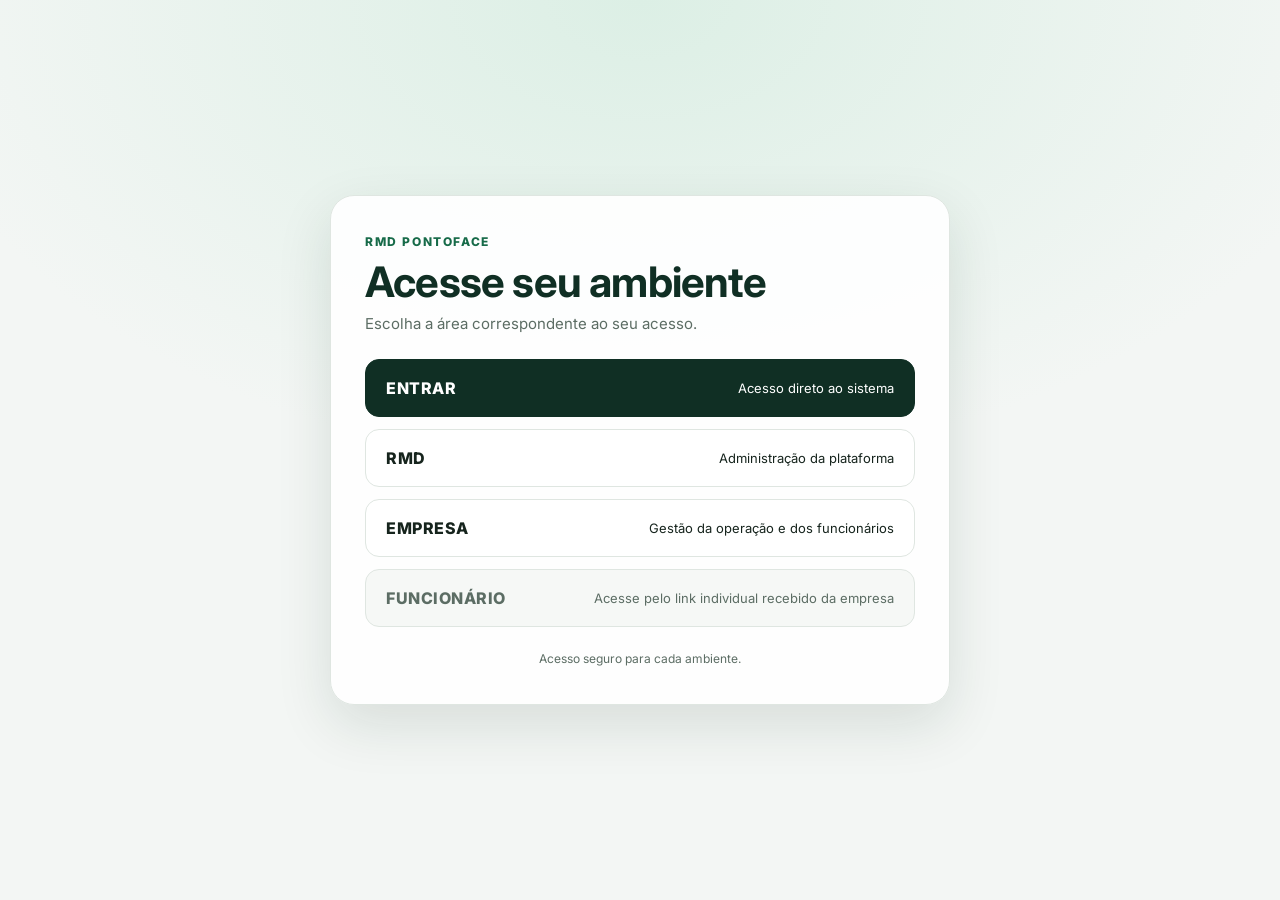
<file: index.html>
<!doctype html>
<html lang="pt-BR">
<head>
  <meta charset="UTF-8" />
  <meta name="viewport" content="width=device-width, initial-scale=1.0, viewport-fit=cover" />
  <meta name="theme-color" content="#102f24" />
  <meta name="mobile-web-app-capable" content="yes" />
  <meta name="apple-mobile-web-app-capable" content="yes" />
  <meta name="apple-mobile-web-app-status-bar-style" content="black-translucent" />
  <meta name="apple-mobile-web-app-title" content="PontoFace" />
  <link rel="manifest" href="/manifest.webmanifest" id="app-manifest" />
  <link rel="apple-touch-icon" href="/icon.svg" />
  <link rel="icon" href="/icon.svg" />
  <link rel="stylesheet" href="/mobile-dashboard-fix.css" />
  <script src="/mobile-cards.js" defer></script>
  <script>
    (function () {
      var p = window.location.pathname;
      var isEmployee = p.indexOf('/funcionario/') === 0 || p === '/funcionario';
      var isCompany = p.indexOf('/admin') === 0;
      var isRmd = p.indexOf('/rmd') === 0;
      var manifest = isEmployee
        ? '/manifest-funcionario.webmanifest'
        : isCompany
          ? '/manifest-empresa.webmanifest'
          : isRmd
            ? '/manifest-rmd.webmanifest'
            : '/manifest.webmanifest';
      var link = document.getElementById('app-manifest');
      if (link) link.href = manifest;

      // Never redirect one installed area into another. In particular, do not
      // use a previously visited employee link as a global startup redirect.
      // Each PWA is identified by its own manifest/start_url/scope.
      try { localStorage.removeItem('rmd_employee_start_url'); } catch (_) {}

      // Android fora do app: em vez de criar atalho do Chrome (que não toca o alarme com o celular bloqueado),
      // o botão abre esta mesma tela no app RMD Ponto (ou baixa o app, se não estiver instalado).
      var ua = navigator.userAgent || '';
      var androidForaDoApp = /android/i.test(ua) && !/; wv\)/.test(ua);
      if (isEmployee && androidForaDoApp) {
        window.addEventListener('beforeinstallprompt', function (event) { event.preventDefault(); });
        window.addEventListener('DOMContentLoaded', function () {
          if (window.RMDPontoApp) return;
          var button = document.createElement('button');
          button.id = 'employee-install-button';
          button.type = 'button';
          button.textContent = '📲 Instalar o app do ponto (com alarme)';
          button.style.cssText = 'position:fixed;right:14px;top:14px;z-index:99999;border:0;border-radius:12px;padding:11px 14px;background:#0d9488;color:#fff;font:800 13px system-ui;box-shadow:0 5px 18px rgba(0,0,0,.22);';
          button.onclick = function () {
            var baixar = 'https://cxzzutbijljjteapowuv.supabase.co/functions/v1/atualizacoes?app=ponto&baixar=1';
            location.href = 'intent://' + location.host + location.pathname + location.search + '#Intent;scheme=https;package=br.com.rmd.ponto;S.browser_fallback_url=' + encodeURIComponent(baixar) + ';end';
          };
          document.body.appendChild(button);
        });
      } else if (isEmployee) {
        window.__rmdEmployeeInstall = null;
        window.addEventListener('beforeinstallprompt', function (event) {
          event.preventDefault();
          window.__rmdEmployeeInstall = event;
          var button = document.getElementById('employee-install-button');
          if (button) button.hidden = false;
        });
        window.addEventListener('appinstalled', function () {
          var button = document.getElementById('employee-install-button');
          if (button) button.remove();
        });
        window.addEventListener('DOMContentLoaded', function () {
          var button = document.createElement('button');
          button.id = 'employee-install-button';
          button.type = 'button';
          button.textContent = 'Instalar RMD Ponto';
          button.hidden = true;
          button.style.cssText = 'position:fixed;right:14px;top:14px;z-index:99999;border:0;border-radius:12px;padding:11px 14px;background:#0d9488;color:#fff;font:800 13px system-ui;box-shadow:0 5px 18px rgba(0,0,0,.22);';
          button.onclick = async function () {
            var promptEvent = window.__rmdEmployeeInstall;
            if (promptEvent) {
              await promptEvent.prompt();
              await promptEvent.userChoice;
              window.__rmdEmployeeInstall = null;
              button.hidden = true;
              return;
            }
            alert('No Android: abra o menu ⋮ do navegador e escolha “Instalar aplicativo” ou “Adicionar à tela inicial”. No iPhone: toque em Compartilhar e depois em “Adicionar à Tela de Início”.');
          };
          document.body.appendChild(button);
        });
      }
    })();
  </script>
  <title>RMD PontoFace</title>
  <script type="module" crossorigin src="/assets/index-DVyR4D54.js"></script>
  <link rel="stylesheet" crossorigin href="/assets/index-BPcGJHFk.css">
</head>
<body>
  <div id="root"></div>
</body>
</html>
</file>
<file: mobile-dashboard-fix.css>
/* RMD PontoFace — professional company dashboard for tablet/mobile. */
@media (max-width: 1100px), (pointer: coarse) {
  .admin-shell { display:block !important; min-height:100vh !important; }
  .admin-nav { display:none !important; }
  .admin-main { width:100% !important; max-width:100% !important; min-width:0 !important; padding:12px 14px 48px !important; overflow-x:hidden !important; overflow-y:visible !important; box-sizing:border-box !important; }
  .admin-main, .admin-main *, .admin-main *::before, .admin-main *::after { box-sizing:border-box !important; }

  /* Cabeçalho profissional: nome da empresa + área atual. */
  .admin-topbar { display:flex !important; align-items:center !important; gap:12px !important; margin:0 0 14px !important; padding:14px 16px !important; border:1px solid var(--border) !important; border-radius:16px !important; background:var(--surface) !important; box-shadow:0 4px 18px rgba(15,23,42,.07) !important; min-width:0 !important; }
  .admin-topbar .company-header { min-width:0 !important; flex:1 1 auto !important; display:flex !important; flex-direction:column !important; gap:3px !important; }
  .company-header-name { display:block !important; color:var(--text) !important; font-size:20px !important; font-weight:900 !important; line-height:1.2 !important; white-space:normal !important; overflow-wrap:anywhere !important; }
  .company-header-section { display:block !important; color:var(--muted) !important; font-size:13px !important; font-weight:700 !important; line-height:1.3 !important; }
  .admin-topbar > .btn.light:last-child { display:none !important; }
  .admin-topbar .back-btn { flex:0 0 auto !important; }

  /* Menu de três pontos: fica sobre uma camada própria e nunca esmaga o conteúdo. */
  .mobile-nav { display:block !important; position:relative !important; z-index:200 !important; margin:0 0 18px !important; overflow:visible !important; min-height:46px !important; }
  .mobile-menu-trigger { display:inline-flex !important; align-items:center !important; justify-content:center !important; width:50px !important; height:46px !important; padding:0 !important; border:1px solid var(--border) !important; border-radius:12px !important; background:var(--surface) !important; color:var(--text) !important; font-weight:900 !important; box-shadow:0 3px 12px rgba(15,23,42,.10) !important; font-size:0 !important; }
  .mobile-menu-trigger span { display:none !important; }
  .mobile-menu-trigger::before { content:'⋮' !important; font-size:30px !important; line-height:1 !important; }
  .mobile-menu-popover { display:flex !important; flex-direction:column !important; gap:4px !important; position:absolute !important; left:0 !important; top:calc(100% + 8px) !important; right:auto !important; width:min(340px, calc(100vw - 28px)) !important; max-height:min(70vh, 620px) !important; overflow-y:auto !important; overflow-x:hidden !important; overscroll-behavior:contain !important; -webkit-overflow-scrolling:touch !important; z-index:9999 !important; padding:8px !important; border:1px solid var(--border) !important; border-radius:14px !important; background:var(--surface) !important; box-shadow:0 18px 45px rgba(15,23,42,.22) !important; }
  .mobile-menu-popover button { display:flex !important; align-items:center !important; width:100% !important; min-height:46px !important; flex:0 0 auto !important; margin:0 !important; padding:11px 13px !important; border:0 !important; border-radius:9px !important; background:transparent !important; color:var(--text) !important; text-align:left !important; font-size:14px !important; font-weight:750 !important; white-space:normal !important; }
  .mobile-menu-popover button.active { background:var(--brand-2) !important; color:#fff !important; }

  /* CONTADORES: duas colunas sem esmagar o texto. */
  .kpis { position:relative !important; z-index:1 !important; display:grid !important; grid-template-columns:repeat(2,minmax(0,1fr)) !important; gap:12px !important; margin:0 0 16px !important; visibility:visible !important; opacity:1 !important; }
  .kpi { min-width:0 !important; width:100% !important; padding:16px !important; visibility:visible !important; opacity:1 !important; overflow:hidden !important; }
  .kpi small { display:block !important; font-size:12px !important; line-height:1.4 !important; white-space:normal !important; overflow-wrap:anywhere !important; }
  .kpi b { display:block !important; margin-top:6px !important; font-size:28px !important; line-height:1.1 !important; }

  /* FORMULÁRIOS/JORNADA: não comprimir campos. Cada bloco ocupa uma linha própria. */
  .admin-main .row2,
  .admin-main .row3 { display:grid !important; grid-template-columns:minmax(0,1fr) !important; gap:16px !important; width:100% !important; min-width:0 !important; margin-bottom:16px !important; }
  .admin-main .row2 > *,
  .admin-main .row3 > * { min-width:0 !important; width:100% !important; }
  .admin-main .field { min-width:0 !important; width:100% !important; margin:0 !important; }
  .admin-main .field label { display:block !important; margin-bottom:7px !important; line-height:1.35 !important; white-space:normal !important; overflow-wrap:anywhere !important; }
  .admin-main input,
  .admin-main select,
  .admin-main textarea { width:100% !important; max-width:100% !important; min-width:0 !important; height:auto !important; min-height:44px !important; }
  .admin-main textarea { min-height:96px !important; resize:vertical !important; }
  .admin-main button { max-width:100% !important; white-space:normal !important; overflow-wrap:anywhere !important; }

  /* Cartões e blocos: espaçamento vertical real; nada pode ficar sobreposto. */
  .admin-main .card,
  .admin-main .panel,
  .admin-main .section-card,
  .admin-main .fallback { width:100% !important; max-width:100% !important; min-width:0 !important; margin-bottom:16px !important; overflow:visible !important; }
  .admin-main .card > * + *,
  .admin-main .panel > * + *,
  .admin-main .section-card > * + * { margin-top:12px; }

  /* Tabelas: quebrar conteúdo dentro da tela em vez de empurrar a página para o lado. */
  .admin-main table { width:100% !important; max-width:100% !important; table-layout:fixed !important; border-collapse:collapse !important; }
  .admin-main th,
  .admin-main td { min-width:0 !important; max-width:100% !important; white-space:normal !important; overflow-wrap:anywhere !important; word-break:break-word !important; vertical-align:top !important; line-height:1.35 !important; }

  /* Elementos que antes podiam forçar largura maior que o aparelho. */
  .admin-main img,
  .admin-main svg,
  .admin-main video,
  .admin-main iframe { max-width:100% !important; }
  .admin-main pre,
  .admin-main code { max-width:100% !important; white-space:pre-wrap !important; overflow-wrap:anywhere !important; }

  .admin-nav button { display:none !important; }
  .mobile-nav-back { display:block !important; margin-bottom:14px !important; }
}

@media (max-width:420px) {
  .admin-main { padding-left:10px !important; padding-right:10px !important; }
  .admin-topbar { padding:12px !important; gap:9px !important; }
  .company-header-name { font-size:18px !important; }
  .kpis { grid-template-columns:1fr !important; gap:10px !important; }
  .kpi { padding:15px !important; }
  .admin-main .row2,
  .admin-main .row3 { gap:14px !important; margin-bottom:14px !important; }
  .mobile-menu-popover { width:min(310px, calc(100vw - 20px)) !important; max-height:calc(100vh - 150px) !important; }
}
</file>
<file: assets/index-BPcGJHFk.css>
@import"https://fonts.googleapis.com/css2?family=Inter:wght@400;500;600;700;800&display=swap";:root{--bg:#f3f6f4;--surface:#ffffff;--border:#dfe6e1;--text:#16241d;--text-muted:#5c6d64;--brand:#102f24;--brand-2:#176b49;--accent:#2f9e6e;--danger:#b23b3b;--warn:#a9701f;--radius:16px;font-family:Inter,system-ui,-apple-system,Segoe UI,Arial,sans-serif}*{box-sizing:border-box}html,body{margin:0;height:100%;background:var(--bg);color:var(--text);overflow-x:hidden}body{padding-top:env(safe-area-inset-top,0px);padding-bottom:env(safe-area-inset-bottom,0px);-webkit-font-smoothing:antialiased}button,input,select,textarea{font:inherit}button{cursor:pointer;transition:transform .12s ease,box-shadow .12s ease,background-color .12s ease}button:active{transform:scale(.97)}#root{min-height:100%}.portal-page{min-height:100vh;display:grid;place-items:center;padding:28px 18px;background:radial-gradient(100% 90% at 50% 0%,#dcefe5 0%,var(--bg) 58%)}.portal-shell{width:min(100%,620px);padding:38px 34px;background:#ffffffeb;border:1px solid var(--border);border-radius:24px;box-shadow:0 20px 55px #102f241f}.portal-eyebrow{color:var(--brand-2);font-size:12px;font-weight:800;letter-spacing:1.6px;text-transform:uppercase}.portal-shell h1{margin:10px 0 8px;font-size:clamp(28px,5vw,42px);line-height:1.1;letter-spacing:-.8px;color:var(--brand)}.portal-subtitle{margin:0 0 26px;color:var(--text-muted);font-size:15px}.portal-options{display:grid;gap:12px}.portal-option{display:flex;align-items:center;justify-content:space-between;gap:18px;padding:18px 20px;border:1px solid var(--border);border-radius:14px;background:var(--surface);color:var(--text);text-decoration:none;transition:transform .12s ease,box-shadow .12s ease,border-color .12s ease}.portal-option:hover{transform:translateY(-2px);border-color:var(--accent);box-shadow:0 8px 22px #102f241a}.portal-option-primary{background:var(--brand);border-color:var(--brand);color:#fff}.portal-option-primary:hover{border-color:var(--brand);box-shadow:0 8px 22px #102f243d}.portal-option-disabled{cursor:default;background:#f6f8f6;color:var(--text-muted)}.portal-option-disabled:hover{transform:none;border-color:var(--border);box-shadow:none}.portal-option-label{flex-shrink:0;font-weight:800;letter-spacing:.5px}.portal-option span:last-child{font-size:13px;text-align:right}.portal-footer{margin:24px 0 0;text-align:center;color:var(--text-muted);font-size:12px}.app{min-height:100vh;display:flex;flex-direction:column;background:radial-gradient(120% 60% at 50% -10%,#e7f1ec 0%,var(--bg) 55%)}.top{background:linear-gradient(135deg,var(--brand),#0b2019);color:#fff;display:flex;justify-content:space-between;align-items:center;padding:14px 18px;position:sticky;top:0;z-index:5;box-shadow:0 2px 12px #0000001f}.brand{font-weight:800;font-size:17px;letter-spacing:.2px}.brand span{color:#7fd6ae}.online,.offline{font-size:11.5px;font-weight:700;padding:5px 11px;border-radius:20px;display:inline-flex;align-items:center;gap:5px}.online{background:#2f9e6e33;color:#bdf0d6}.offline{background:#b23b3b3d;color:#ffd0d0}.employee{max-width:460px;margin:0 auto;width:100%;padding:28px 18px 40px;flex:1;display:flex;flex-direction:column}.identity{display:flex;align-items:center;gap:14px;margin-bottom:20px}.avatar{width:54px;height:54px;border-radius:50%;background:linear-gradient(135deg,var(--brand-2),var(--accent));color:#fff;display:flex;align-items:center;justify-content:center;font-size:24px;box-shadow:0 4px 14px #176b4959}.identity small{color:var(--text-muted);font-size:12px;text-transform:uppercase;letter-spacing:.4px;font-weight:600}.identity h1{margin:2px 0 0;font-size:21px;font-weight:800}.clock{font-size:46px;font-weight:800;text-align:center;margin:20px 0 10px;font-variant-numeric:tabular-nums;color:var(--brand);letter-spacing:-1px}.status{text-align:center;color:var(--text-muted);font-size:14px;min-height:20px;margin-bottom:20px;line-height:1.5}.actions{display:flex;flex-direction:column;gap:12px}.primary{background:linear-gradient(135deg,var(--brand-2),#12563a);color:#fff;border:0;border-radius:var(--radius);padding:17px;font-weight:700;font-size:15px;box-shadow:0 6px 18px #176b4947}.primary:hover{box-shadow:0 8px 22px #176b495c}.primary:disabled{opacity:.5;box-shadow:none}.secondary{background:var(--surface);border:1.5px solid var(--brand-2);color:var(--brand-2);border-radius:var(--radius);padding:17px;font-weight:700;font-size:15px}.link{background:none;border:0;color:var(--text-muted);text-decoration:underline;font-size:13px;margin-top:16px;align-self:center}.fallback{margin-top:16px;background:var(--surface);border:1px solid var(--border);border-radius:var(--radius);padding:16px;box-shadow:0 2px 10px #102f240d}.fallback input{width:100%;padding:12px;border:1px solid var(--border);border-radius:10px;margin:10px 0;font-size:16px;letter-spacing:2px;text-align:center}.pending{margin-top:18px;background:#fff8df;border:1px solid #ead99c;border-radius:var(--radius);padding:12px 14px;font-size:13px}.pending b{display:block;margin-bottom:3px}.privacy{margin-top:auto;padding-top:24px;color:var(--text-muted);font-size:11.5px;text-align:center;line-height:1.5}.liveness-page{min-height:100vh;display:flex;flex-direction:column;background:radial-gradient(120% 80% at 50% 0%,#16382c,#0b120e 60%)}.liveness-page .brand{padding:16px;color:#fff}.admin{min-height:100vh;background:var(--bg)}.admin-auth{max-width:380px;margin:8vh auto;padding:0 18px}.admin-auth .card{background:var(--surface);border:1px solid var(--border);border-radius:var(--radius);padding:22px;box-shadow:0 8px 24px #102f240f}.admin-auth h1{font-size:19px;margin:0 0 6px}.admin-auth p.sub{color:var(--text-muted);font-size:13px;margin:0 0 18px}.field{margin:12px 0}.field label{display:block;font-size:11.5px;font-weight:800;color:var(--text-muted);margin-bottom:5px;text-transform:uppercase;letter-spacing:.3px}.field input,.field select,.field textarea{width:100%;padding:12px;border:1px solid var(--border);border-radius:10px;background:#fff}.error-box{background:#fdecec;border:1px solid #f3c2c2;color:var(--danger);border-radius:10px;padding:10px 12px;font-size:13px;margin-bottom:12px}.switch-link{background:none;border:0;color:var(--brand-2);font-weight:700;font-size:13px;margin-top:14px;text-decoration:underline}.admin-shell{display:flex;min-height:100vh}.admin-nav{width:220px;flex-shrink:0;background:linear-gradient(180deg,var(--brand),#0b2019);color:#e7f3ec;padding:18px 12px;position:sticky;top:0;height:100vh;overflow-y:auto}.admin-nav .brand{color:#fff;margin-bottom:18px;padding:0 8px}.admin-nav button{display:block;width:100%;text-align:left;background:none;border:0;color:#cfe3d8;padding:11px 10px;border-radius:9px;font-weight:700;font-size:13.5px;margin-bottom:2px}.admin-nav button.active{background:#ffffff1f;color:#fff}.admin-nav .logout{margin-top:16px;color:#ffb3b3}.admin-main{flex:1;min-width:0;padding:20px 22px 60px;overflow-x:hidden}.admin-topbar{display:flex;justify-content:space-between;align-items:center;gap:10px;margin-bottom:18px;flex-wrap:wrap}.admin-topbar h1{font-size:20px;margin:0}.mobile-nav,.mobile-nav-toggle,.mobile-menu-trigger,.mobile-menu-popover{display:none}.kpis{display:grid;grid-template-columns:repeat(4,1fr);gap:12px;margin-bottom:20px}.kpi{background:var(--surface);border:1px solid var(--border);border-radius:var(--radius);padding:16px;box-shadow:0 2px 10px #102f240d;position:relative;overflow:hidden}.kpi:before{content:"";position:absolute;top:0;left:0;right:0;height:3px;background:linear-gradient(90deg,var(--brand-2),var(--accent))}.kpi small{color:var(--text-muted);font-size:11.5px}.kpi b{display:block;font-size:27px;margin-top:6px;letter-spacing:-.5px}.card{background:var(--surface);border:1px solid var(--border);border-radius:var(--radius);padding:18px;margin-bottom:16px;overflow-x:auto;box-shadow:0 2px 10px #102f240d}.card h2{font-size:15px;margin:0 0 14px;font-weight:700}.row2{display:grid;grid-template-columns:1fr 1fr;gap:12px}.row3{display:grid;grid-template-columns:1fr 1fr 1fr;gap:12px}.btn{border:0;border-radius:10px;padding:11px 16px;font-weight:700;font-size:13.5px;cursor:pointer}.btn.green{background:linear-gradient(135deg,var(--brand-2),#12563a);color:#fff;box-shadow:0 3px 10px #176b4940}.btn.light{background:#eef2ee;color:var(--text)}.btn.light:hover{background:#e3e9e4}.btn.danger{background:#fdecec;color:var(--danger)}.btn.wide{width:100%}.btn:disabled{opacity:.5;cursor:not-allowed}table{width:100%;border-collapse:collapse;font-size:13px;min-width:560px}th,td{text-align:left;padding:11px 8px;border-bottom:1px solid var(--border)}th{color:var(--text-muted);font-size:11px;text-transform:uppercase;letter-spacing:.3px;font-weight:700}tbody tr:hover{background:#176b4909}.tag{display:inline-block;border-radius:20px;padding:4px 10px;font-size:10.5px;font-weight:700;background:#eaf4ed;color:#176035}.tag.warn{background:#fff2df;color:#9a5a10}.tag.off{background:#f3f3f3;color:#888}.tag.danger{background:#fdecec;color:var(--danger)}.copylink{display:flex;gap:8px;align-items:center;background:#eef2ee;border-radius:9px;padding:8px 10px;font-size:12px;word-break:break-all}.copylink button{flex-shrink:0}.camerabox{width:100%;max-width:320px;border-radius:12px;overflow:hidden;background:#000;aspect-ratio:1/1}.camerabox video,.camerabox img,.camerabox canvas{width:100%;height:100%;object-fit:cover}.helptext{font-size:11.5px;color:var(--text-muted);margin-top:4px}.empty-row{color:var(--text-muted);font-size:13px;padding:10px 0}.toast-banner{position:fixed;left:50%;bottom:24px;transform:translate(-50%);background:var(--brand);color:#fff;padding:12px 20px;border-radius:999px;font-weight:700;font-size:13.5px;box-shadow:0 8px 24px #102f244d;z-index:50;max-width:90vw;text-align:center}.back-btn,.mobile-nav-back{display:none}@media(max-width:900px){.portal-shell{padding:30px 22px}.portal-option{align-items:flex-start;flex-direction:column;gap:6px}.portal-option span:last-child{text-align:left}.admin-nav{display:none}.back-btn{display:inline-flex}.mobile-nav-back{display:block;margin-bottom:16px}.mobile-nav{display:block;position:relative;margin-bottom:14px}.mobile-menu-trigger{display:inline-flex;align-items:center;gap:9px;background:var(--surface);border:1px solid var(--border);border-radius:12px;padding:11px 15px;color:var(--text);font-size:14px;font-weight:800;box-shadow:0 2px 8px #102f240f}.mobile-menu-popover{display:flex;flex-direction:column;gap:5px;position:absolute;left:0;right:0;top:calc(100% + 7px);z-index:20;background:var(--surface);border:1px solid var(--border);border-radius:14px;padding:8px;box-shadow:0 12px 30px #102f2429}.mobile-menu-popover button{width:100%;text-align:left;background:transparent;border:0;border-radius:9px;padding:12px 13px;color:var(--text);font-size:14px;font-weight:700}.mobile-menu-popover button.active{background:var(--brand-2);color:#fff}.admin-main{padding:16px 14px 50px}.kpis{grid-template-columns:1fr 1fr}.row2,.row3{grid-template-columns:1fr}}.theme-rmd{--brand:#1d4ed8;--brand-2:#2563eb;--accent:#60a5fa}.theme-company{--brand:#6d28d9;--brand-2:#7c3aed;--accent:#a78bfa}.theme-employee{--brand:#0f766e;--brand-2:#0d9488;--accent:#2dd4bf}.brand-lockup{display:flex;align-items:center;gap:9px}.brand-mark{width:34px;height:34px;display:inline-flex;align-items:center;justify-content:center;border-radius:10px;background:#ffffff1f;color:currentColor;flex:none}.brand-mark svg{width:27px;height:27px;display:block}.admin.theme-rmd .admin-nav{background:linear-gradient(180deg,#1d4ed8,#172554)}.admin.theme-company .admin-nav{background:linear-gradient(180deg,#6d28d9,#3b0764)}.admin.theme-rmd .kpi:before{background:linear-gradient(90deg,#2563eb,#60a5fa)}.admin.theme-company .kpi:before{background:linear-gradient(90deg,#7c3aed,#a78bfa)}.admin.theme-rmd .mobile-menu-popover button.active{background:#2563eb}.admin.theme-company .mobile-menu-popover button.active{background:#7c3aed}.admin.theme-rmd .admin-topbar h1{color:#1d4ed8}.admin.theme-company .admin-topbar h1{color:#6d28d9}.app.theme-employee .top{background:linear-gradient(135deg,#0f766e,#134e4a)}.app.theme-employee .avatar{background:linear-gradient(135deg,#0d9488,#2dd4bf);box-shadow:0 4px 14px #0d948847}.app.theme-employee .clock{color:#0f766e}.app.theme-employee .primary{background:linear-gradient(135deg,#0d9488,#0f766e);box-shadow:0 6px 18px #0d948840}.app.theme-employee .secondary{border-color:#0d9488;color:#0f766e}.brand-lockup .brand span span{opacity:.82}@media(max-width:900px){.brand-mark{width:32px;height:32px;border-radius:9px}.brand-mark svg{width:25px;height:25px}}.admin.theme-company{background:#f6f7fb}.admin.theme-company .admin-main{padding-top:18px}.admin.theme-company .admin-topbar{min-height:92px;margin-bottom:18px;padding:14px 18px;background:linear-gradient(135deg,#fff,#faf8ff 55%,#f1ebff);border:1px solid #e5ddf4;border-radius:20px;box-shadow:0 8px 26px #3b076414;position:sticky;top:10px;z-index:15}.admin.theme-company .company-header{min-width:0;flex:1 1 auto;display:grid;grid-template-columns:auto minmax(0,1fr);grid-template-rows:auto auto;column-gap:12px;align-items:center}.admin.theme-company .company-header:before{content:"🏢";grid-row:1 / span 2;width:48px;height:48px;display:flex;align-items:center;justify-content:center;border-radius:14px;background:linear-gradient(135deg,#7c3aed,#4c1d95);color:#fff;font-size:22px;box-shadow:0 6px 16px #7c3aed40}.admin.theme-company .company-header-name{min-width:0;color:#24113d;font-size:clamp(18px,2.2vw,25px);line-height:1.15;font-weight:800;letter-spacing:-.35px;white-space:nowrap;overflow:hidden;text-overflow:ellipsis}.admin.theme-company .company-header-name:before{content:"EMPRESA";display:block;margin-bottom:3px;color:#8b7a9e;font-size:9px;font-weight:800;letter-spacing:1.4px}.admin.theme-company .company-header-section{color:#756a80;font-size:12px;font-weight:600;margin-top:2px;white-space:nowrap;overflow:hidden;text-overflow:ellipsis}.admin.theme-company .company-header-section:before{content:"●";color:#7c3aed;margin-right:6px;font-size:9px}.admin.theme-company .admin-topbar .btn.light{background:#fff;border:1px solid #e5ddf4;color:#3b2455}.admin.theme-company .admin-topbar .btn.light:hover{background:#f7f1ff;border-color:#cdb7ec}.admin.theme-company .kpis{grid-template-columns:repeat(5,minmax(0,1fr));gap:14px}.admin.theme-company .kpi{border-color:#e6e0ef;box-shadow:0 5px 18px #3b07640e;min-height:112px}.admin.theme-company .kpi b{color:#24113d;font-size:30px}.admin.theme-company .kpi small{font-weight:600}.admin.theme-company .mobile-nav{margin:0 0 18px}.admin.theme-company .mobile-menu-trigger{width:100%;justify-content:space-between;background:#fff;border-color:#ded4eb;box-shadow:0 4px 14px #3b076412}.admin.theme-company .mobile-menu-trigger:after{content:"Abrir funções";font-size:11px;color:#8b7a9e;font-weight:600}.admin.theme-company .mobile-menu-popover{position:relative;left:auto;right:auto;top:auto;z-index:2;max-height:min(62vh,520px);overflow-y:auto;overscroll-behavior:contain;scrollbar-width:thin;margin-top:8px;background:#fff;border-color:#ded4eb;box-shadow:0 8px 24px #3b07641a}.admin.theme-company .mobile-menu-popover button{padding:13px 14px;min-height:46px}.admin.theme-company .mobile-menu-popover button:hover{background:#f7f1ff}.admin.theme-company .mobile-menu-popover button.active{background:linear-gradient(135deg,#7c3aed,#5b21b6);box-shadow:0 4px 12px #7c3aed2e}.admin.theme-company .card{border-color:#e6e0ef;box-shadow:0 5px 18px #3b07640b}@media(max-width:900px){.admin.theme-company .admin-main{padding:10px 12px 44px}.admin.theme-company .admin-topbar{position:relative;top:auto;min-height:88px;padding:12px;border-radius:17px;margin-bottom:12px}.admin.theme-company .company-header{grid-template-columns:auto minmax(0,1fr);column-gap:10px}.admin.theme-company .company-header:before{width:42px;height:42px;border-radius:12px;font-size:19px}.admin.theme-company .company-header-name{font-size:18px}.admin.theme-company .company-header-name:before{font-size:8px}.admin.theme-company .company-header-section{font-size:11px}.admin.theme-company .admin-topbar .btn{padding:9px 11px;font-size:12px}.admin.theme-company .kpis{grid-template-columns:1fr 1fr;gap:10px}.admin.theme-company .kpi{min-height:104px;padding:14px}}@media(min-width:901px){.admin.theme-company .mobile-nav{display:none!important}}@media(max-width:900px){.admin,.admin-shell,.admin-main,.admin-main>*,.admin.theme-company .card,.admin.theme-company .admin-topbar,.admin.theme-company .company-header{max-width:100%;min-width:0}.admin-main{overflow-x:clip}.admin-main *{min-width:0}.admin.theme-company .admin-topbar{width:100%;overflow:hidden}.admin.theme-company .company-header{overflow:hidden}.admin.theme-company .company-header-name,.admin.theme-company .company-header-section{max-width:100%}.admin .card{width:100%;max-width:100%;overflow:hidden}.admin .card>*{max-width:100%}.admin .row2,.admin .row3{width:100%}.admin .field{width:100%;max-width:100%}.admin .field input,.admin .field select,.admin .field textarea,.admin .btn{max-width:100%;min-width:0}.admin table{width:100%!important;min-width:0!important;max-width:100%!important;table-layout:fixed;font-size:11.5px}.admin th,.admin td{max-width:0;padding:9px 6px;white-space:normal;overflow-wrap:anywhere;word-break:break-word;vertical-align:top}.admin th{font-size:9.5px;letter-spacing:.15px}.admin td button{max-width:100%;white-space:normal}.admin .copylink{width:100%;max-width:100%;flex-wrap:wrap}.admin .copylink button{max-width:100%}.admin .helptext,.admin p,.admin h1,.admin h2,.admin h3,.admin label,.admin span,.admin b{overflow-wrap:anywhere}.admin pre,.admin code,.admin a{max-width:100%;overflow-wrap:anywhere;word-break:break-word}.admin.theme-company .kpis{width:100%;max-width:100%}.admin.theme-company .kpi{min-width:0;overflow:hidden}}@media(max-width:420px){.admin.theme-company .admin-main{padding-left:9px;padding-right:9px}.admin.theme-company .admin-topbar{padding:10px;border-radius:15px;gap:7px}.admin.theme-company .company-header{column-gap:8px}.admin.theme-company .company-header:before{width:38px;height:38px;border-radius:10px;font-size:17px}.admin.theme-company .company-header-name{font-size:16px}.admin.theme-company .company-header-section{font-size:10px}.admin.theme-company .admin-topbar .btn{padding:8px 9px;font-size:11px}.admin .card{padding:13px}.admin th,.admin td{padding:8px 4px;font-size:10.5px}.admin th{font-size:8.5px}}.pn{min-height:100vh;background:#0b1220;color:#e2e8f0;font-family:system-ui,-apple-system,Segoe UI,Roboto,Arial,sans-serif}.pn-in{max-width:460px;margin:0 auto;padding:14px 14px 92px;box-sizing:border-box}.pn-top{display:flex;justify-content:space-between;align-items:center;font-size:13px;color:#94a3b8;margin-bottom:10px}.pn-top .on{color:#5dcaa5}.pn-top .off{color:#f09595}.pn-card{border-radius:20px;padding:16px;margin-bottom:12px;background:#111a2e;border:1px solid #1E293B}.pn-hero{background:linear-gradient(135deg,#3c3489,#26215c);border:1px solid #534AB7}.pn-hero-row{display:flex;justify-content:space-between;align-items:flex-start;gap:8px}.pn-hello{font-size:14px;color:#cecbf6}.pn-clock{font-size:58px;font-weight:700;line-height:1.05;color:#fff;font-variant-numeric:tabular-nums}.pn-clock small{font-size:22px;color:#afa9ec;margin-left:2px}.pn-date{font-size:14px;color:#afa9ec;text-transform:lowercase}.pn-wx{text-align:right;min-width:90px}.pn-wx-ico{font-size:32px;line-height:1}.pn-wx-t{font-size:26px;font-weight:700;color:#fff}.pn-wx-s{font-size:12px;color:#afa9ec}.pn-hero-row>div:first-child{flex:1 1 auto;min-width:0}.pn-clock{font-size:clamp(38px,13vw,58px);white-space:nowrap}.pn-date{overflow-wrap:anywhere}.pn-wx{flex:0 1 auto;min-width:0;max-width:40%}.pn-wx-s{overflow-wrap:anywhere}@media(max-width:380px){.pn-wx-ico{font-size:26px}.pn-wx-t{font-size:22px}.pn-wx-s{font-size:11px}}.pn-place{font-size:13px;color:#cecbf6;margin-top:10px}.pn-place b{color:#9fe1cb;font-weight:600}.pn-hours{display:flex;align-items:center;gap:14px}.pn-lb{font-size:11px;letter-spacing:.06em;color:#94a3b8;text-transform:uppercase}.pn-big{font-size:30px;font-weight:700;color:#9fe1cb;font-variant-numeric:tabular-nums}.pn-sub{font-size:13px;color:#94a3b8}.pn-sub b{color:#e2e8f0;font-weight:600}.pn-grid{display:grid;grid-template-columns:1fr 1fr;gap:10px;margin-bottom:12px}.pn-grid .pn-card{margin:0;padding:12px 14px}.pn-val{font-size:22px;font-weight:700}.pn-btn{width:100%;border:0;border-radius:20px;padding:18px;font-size:19px;font-weight:700;display:flex;align-items:center;justify-content:center;gap:10px;cursor:pointer;color:#04342c;background:#5dcaa5;min-height:64px}.pn-btn.exit{background:#fac775;color:#412402}.pn-btn:active{transform:scale(.98)}.pn-hint{text-align:center;font-size:12px;color:#94a3b8;margin:8px 0 12px}.pn-msg{background:#1e293b;border-radius:14px;padding:10px 12px;font-size:14px;margin-bottom:12px;color:#e2e8f0}.pn-row{display:flex;align-items:center;gap:10px;padding:9px 0;font-size:14px;border-top:1px solid #1E293B}.pn-row:first-of-type{border-top:0}.pn-dot{width:10px;height:10px;border-radius:50%;box-sizing:border-box;flex:none}.pn-dot.ok{background:#5dcaa5}.pn-dot.wait{border:2px solid #475569}.pn-row .t{flex:1}.pn-row .wait{color:#94a3b8}.pn-pos{color:#97c459;font-size:12px}.pn-neg{color:#f09595;font-size:12px}.pn-zero{color:#94a3b8;font-size:12px}.pn-alert{background:#412402;border:1px solid #BA7517;color:#faeeda}.pn-done{background:#04342c;border:1px solid #1D9E75;color:#e1f5ee}.pn-nav{position:fixed;left:0;right:0;bottom:0;background:#0b1220;padding:8px 14px 12px}.pn-nav-in{max-width:460px;margin:0 auto;display:flex;justify-content:space-around;background:#111a2e;border:1px solid #1E293B;border-radius:20px;padding:8px 0}.pn-nav button{background:none;border:0;color:#94a3b8;font-size:12px;display:flex;flex-direction:column;align-items:center;gap:2px;min-width:64px;cursor:pointer;position:relative}.pn-nav button span{font-size:20px}.pn-nav button.sel{color:#5dcaa5}.pn-nav .badge{position:absolute;top:-2px;right:12px;background:#e24b4a;color:#fff;border-radius:9px;font-size:10px;padding:0 5px}.pn-link{background:none;border:0;color:#85b7eb;font-size:14px;padding:8px 0;cursor:pointer;text-decoration:underline}.pn input{width:100%;box-sizing:border-box;border-radius:12px;border:1px solid #334155;background:#0b1220;color:#e2e8f0;padding:12px;font-size:16px;margin:8px 0}.pn-sec{width:100%;border-radius:16px;border:1px solid #334155;background:#111a2e;color:#e2e8f0;padding:14px;font-size:16px;cursor:pointer;margin-top:6px}.pn-small{font-size:12px;color:#94a3b8;line-height:1.5}.pn-alarme{background:#5c1414;border:2px solid #F09595;color:#ffe4e4;animation:pnPisca 1s ease-in-out infinite}.pn-alarme b{font-size:18px}@keyframes pnPisca{0%,to{box-shadow:0 0 #f0959500}50%{box-shadow:0 0 0 6px #f0959559}}.pn-alarme-bt{display:flex;flex-direction:column;align-items:center;gap:2px;width:100%;margin:10px 0 4px;padding:10px 12px;border-radius:14px;border:1px solid #334155;background:#0f172a;color:#94a3b8;font-size:14px;font-weight:700;cursor:pointer}.pn-alarme-bt.on{border-color:#5dcaa5;color:#9fe1cb;background:#0b2a26}.pn-alarme-bt small{font-weight:400;font-size:11px;opacity:.8}.pn-hero-row{flex-wrap:wrap}.pn-hero-row>div:first-child{flex:1 1 0%;min-width:min-content}.pn-wx{margin-left:auto}.company-mark{display:inline-flex;align-items:center;justify-content:center;flex:none;background:linear-gradient(135deg,var(--brand-2,#7c3aed),var(--brand,#4c1d95));color:#fff;font-weight:850;letter-spacing:.5px;line-height:1;box-shadow:0 6px 16px #4c1d9538;overflow:hidden;-webkit-user-select:none;user-select:none}.company-mark.has-logo{background:#fff;border:1px solid var(--border,#e5ddf4);box-shadow:0 4px 12px #0f172a14}.company-mark img{width:100%;height:100%;object-fit:contain;padding:6%;display:block}.nav-company{display:flex;align-items:center;gap:11px;padding:4px 8px 18px;margin-bottom:12px;border-bottom:1px solid rgba(255,255,255,.14)}.nav-company .company-mark{box-shadow:none;background:#ffffff29}.nav-company .company-mark.has-logo{background:#fff}.nav-company-text{min-width:0}.nav-company-name{color:#fff;font-weight:800;font-size:15px;line-height:1.2;overflow-wrap:anywhere}.nav-company-product{margin-top:3px;color:#ffffffb3;font-size:11px;font-weight:700;letter-spacing:.3px}.nav-company-product span{font-weight:500;opacity:.8}.admin.theme-company .admin-topbar{align-items:center}.admin.theme-company .admin-topbar .company-header{display:flex!important;flex-direction:row!important;align-items:center!important;gap:14px!important;min-width:0!important;flex:1 1 auto!important}.admin.theme-company .company-header:before{display:none!important;content:none!important}.admin.theme-company .company-header-text{min-width:0;display:flex;flex-direction:column;gap:4px}.admin.theme-company .company-header-name{color:#24113d;font-size:clamp(19px,2.3vw,26px)!important;font-weight:850!important;line-height:1.15!important;letter-spacing:-.3px;white-space:normal!important;overflow-wrap:anywhere!important;display:-webkit-box!important;-webkit-line-clamp:2;-webkit-box-orient:vertical;overflow:hidden!important}.admin.theme-company .company-header-name:before{content:none!important;display:none!important}.admin.theme-company .company-header-section{display:flex!important;flex-wrap:wrap;align-items:center;gap:4px 10px;color:#756a80;font-size:13px!important;font-weight:600;white-space:normal!important}.admin.theme-company .company-header-section:before{content:none!important}.admin.theme-company .company-header-section b{display:inline-flex;align-items:center;gap:6px;color:#4c1d95;font-weight:800;padding:3px 10px;border-radius:999px;background:#f1ebff;border:1px solid #e3d6fb}.admin.theme-company .company-header-meta{font-size:12px;color:#8b7a9e;text-transform:none}.admin.theme-company .company-header-meta:first-letter{text-transform:uppercase}.admin.theme-company .admin-topbar .back-btn{width:42px;height:42px;padding:0!important;font-size:20px;flex:none}.logo-field{display:flex;align-items:center;gap:16px;margin:0 0 18px;padding:14px;border:1px dashed var(--border,#dfe6e1);border-radius:14px;background:#fbfaff}.logo-field-actions{display:flex;flex-wrap:wrap;align-items:center;gap:8px;min-width:0}.logo-field-actions .helptext{flex-basis:100%;margin:0}.logo-field-actions label.btn{cursor:pointer}.logo-field-actions label.btn.disabled{opacity:.55;pointer-events:none}@media(max-width:1100px),(pointer:coarse){.admin.theme-company .admin-topbar{padding:12px 14px!important;gap:10px!important;position:static!important}.admin.theme-company .admin-topbar .company-header{gap:12px!important}.admin.theme-company .admin-topbar .company-mark{width:46px!important;height:46px!important;font-size:17px!important}}@media(max-width:420px){.admin.theme-company .company-header-name{font-size:18px!important}.admin.theme-company .company-header-meta{flex-basis:100%}.logo-field{flex-direction:column;align-items:flex-start}}.admin.platform{background:#f5f7fc;min-height:100vh}.admin.platform .admin-topbar.platform-topbar{padding:14px 18px;margin-bottom:18px;border:1px solid #dbe4f7;border-radius:20px;background:linear-gradient(135deg,#fff,#f7f9ff 55%,#eaf0ff);box-shadow:0 8px 26px #17255414}.admin.platform .platform-topbar .company-header{display:flex!important;flex-direction:row!important;align-items:center!important;gap:14px!important;min-width:0;flex:1 1 auto}.admin.platform .company-header:before{display:none!important;content:none!important}.admin.platform .company-header-text{min-width:0;display:flex;flex-direction:column;gap:4px}.admin.platform .company-header-name{color:#172554;font-size:clamp(19px,2.3vw,26px);font-weight:850;line-height:1.15}.admin.platform .company-header-section{display:flex;flex-wrap:wrap;align-items:center;gap:4px 10px;color:#64748b;font-size:13px;font-weight:600}.admin.platform .company-header-section b{color:#1d4ed8;font-weight:800;padding:3px 10px;border-radius:999px;background:#eaf0ff;border:1px solid #d3defb}.admin.platform .platform-mark{background:linear-gradient(135deg,#2563eb,#172554);letter-spacing:.8px}.admin.platform .admin-topbar .btn.light{background:#fff;border:1px solid #dbe4f7}@media(max-width:1100px),(pointer:coarse){.admin.theme-company .mobile-nav .mobile-menu-trigger{width:100%!important;height:50px!important;justify-content:flex-start!important;gap:12px!important;padding:0 16px!important;border-radius:14px!important;background:#fff!important;border:1px solid #e3d6fb!important}.admin.theme-company .mobile-nav .mobile-menu-trigger:before{content:"☰"!important;font-size:22px!important;color:#6d28d9}.admin.theme-company .mobile-nav .mobile-menu-trigger:after{content:"Menu de funções"!important;font-size:14px!important;font-weight:800!important;color:#3b2455!important;writing-mode:horizontal-tb!important;white-space:nowrap!important}.admin.theme-company .mobile-menu-popover{width:100%!important;max-width:none!important}.admin.theme-company .mobile-menu-popover .mobile-menu-logout{color:#b23b3b!important;border-top:1px solid var(--border,#eee)!important;border-radius:0 0 9px 9px!important;margin-top:4px!important}}
</file>
